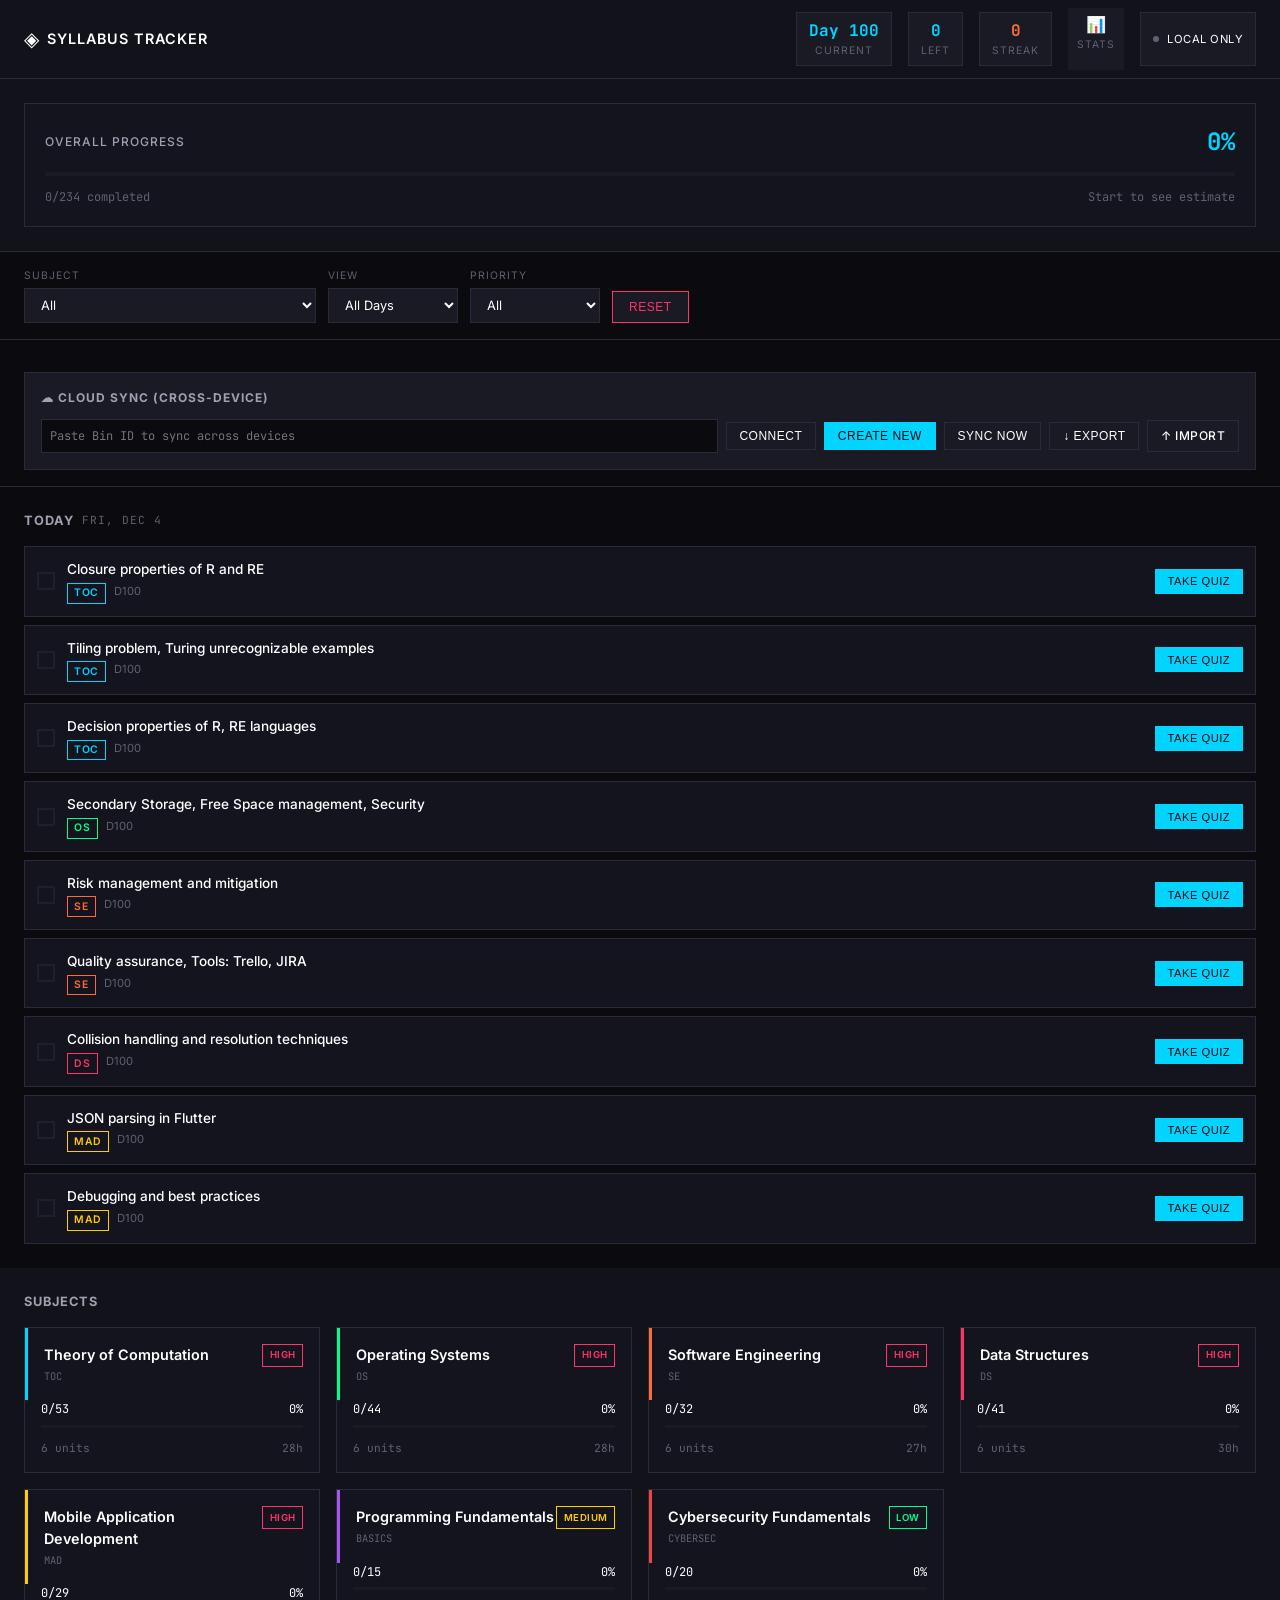
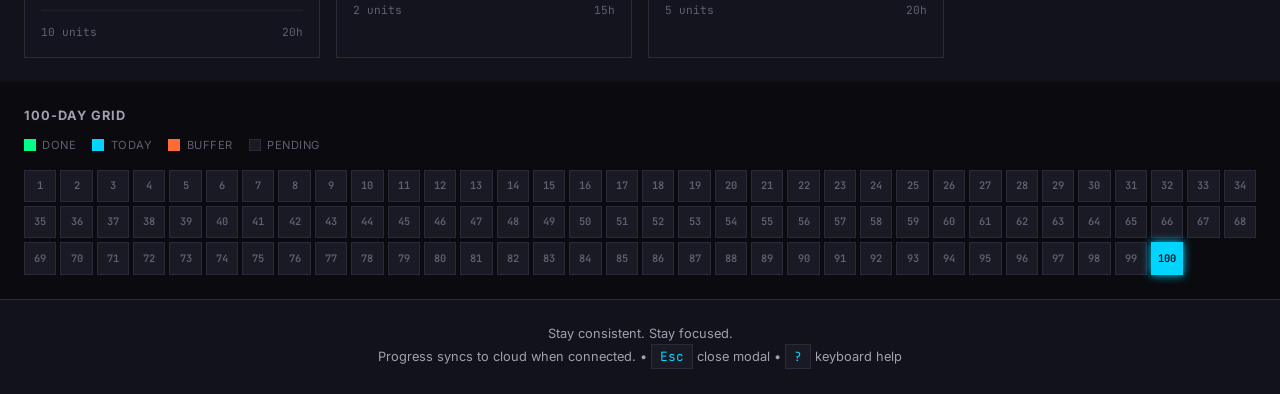
<file: index.html>
<!DOCTYPE html>
<html lang="en">
<head>
    <meta charset="UTF-8">
    <meta name="viewport" content="width=device-width, initial-scale=1.0">
    <meta name="theme-color" content="#0a0a0f">
    <meta name="description" content="100-Day Syllabus Tracker - Track your college syllabus completion">
    <meta name="apple-mobile-web-app-capable" content="yes">
    <meta name="apple-mobile-web-app-status-bar-style" content="black-translucent">
    <title>SYLLABUS // 100 DAYS</title>
    <link rel="icon" type="image/svg+xml" href="favicon.svg">
    <link rel="apple-touch-icon" href="favicon.svg">
    <link rel="stylesheet" href="css/style.css?v=20260107">
    <link rel="preconnect" href="https://fonts.googleapis.com">
    <link rel="preconnect" href="https://fonts.gstatic.com" crossorigin>
    <link href="https://fonts.googleapis.com/css2?family=Inter:wght@400;500;600;700&family=JetBrains+Mono:wght@400;500;600&display=swap" rel="stylesheet">
</head>
<body>
    <!-- Header -->
    <header class="header">
        <div class="container">
            <div class="header-content">
                <div class="logo">
                    <span class="logo-icon">◈</span>
                    <h1>SYLLABUS TRACKER</h1>
                </div>
                <div class="header-stats">
                    <div class="stat-item">
                        <span class="stat-value" id="currentDay">D01</span>
                        <span class="stat-label">Current</span>
                    </div>
                    <div class="stat-item">
                        <span class="stat-value" id="daysLeft">100</span>
                        <span class="stat-label">Left</span>
                    </div>
                    <div class="stat-item streak">
                        <span class="stat-value" id="streakCount">0🔥</span>
                        <span class="stat-label">Streak</span>
                    </div>
                    <div class="stat-item analytics-btn" onclick="openAnalyticsModal()" title="View Analytics (A)">
                        <span class="stat-value">📊</span>
                        <span class="stat-label">Stats</span>
                    </div>
                    <div class="sync-status">
                        <span class="sync-indicator" id="syncIndicator"></span>
                        <span id="syncText">Local</span>
                    </div>
                </div>
            </div>
        </div>
    </header>

    <!-- Progress Overview -->
    <section class="progress-section">
        <div class="container">
            <div class="overall-progress">
                <div class="progress-header">
                    <h2>OVERALL PROGRESS</h2>
                    <span class="progress-percentage" id="overallPercentage">0%</span>
                </div>
                <div class="progress-bar-container">
                    <div class="progress-bar" id="overallProgressBar"></div>
                </div>
                <div class="progress-stats">
                    <span><span id="completedTopics">0</span>/<span id="totalTopics">0</span> completed</span>
                    <span id="estimatedCompletion"></span>
                </div>
            </div>
        </div>
    </section>

    <!-- Filters and Controls -->
    <section class="controls-section">
        <div class="container">
            <div class="controls-wrapper">
                <div class="filter-group">
                    <label>Subject</label>
                    <select id="subjectFilter">
                        <option value="all">All</option>
                    </select>
                </div>
                <div class="filter-group">
                    <label>View</label>
                    <select id="dayFilter">
                        <option value="all">All Days</option>
                        <option value="today">Today</option>
                        <option value="week">This Week</option>
                        <option value="pending">Pending</option>
                        <option value="completed">Completed</option>
                    </select>
                </div>
                <div class="filter-group">
                    <label>Priority</label>
                    <select id="priorityFilter">
                        <option value="all">All</option>
                        <option value="high">High</option>
                        <option value="medium">Medium</option>
                        <option value="low">Low</option>
                    </select>
                </div>
                <button class="btn btn-danger" id="resetProgress">Reset</button>
            </div>
        </div>
    </section>

    <!-- Cloud Sync Section -->
    <section class="controls-section">
        <div class="container">
            <div class="sync-section">
                <h3>☁ Cloud Sync (Cross-Device)</h3>
                <div class="sync-controls">
                    <input type="text" id="binIdInput" class="sync-input" placeholder="Paste Bin ID to sync across devices">
                    <button class="btn" id="connectBinBtn">Connect</button>
                    <button class="btn btn-primary" id="createBinBtn">Create New</button>
                    <button class="btn" id="syncNowBtn">Sync Now</button>
                    <button class="btn" id="exportBtn">↓ Export</button>
                    <label class="btn" style="cursor:pointer">↑ Import<input type="file" id="importFile" accept=".json" style="display:none"></label>
                </div>
            </div>
        </div>
    </section>

    <!-- Today's Focus -->
    <section class="today-section" id="todaySection">
        <div class="container">
            <h2>TODAY <span class="today-date" id="todayDate"></span></h2>
            <div class="today-topics" id="todayTopics"></div>
        </div>
    </section>

    <!-- Subject Cards -->
    <section class="subjects-section">
        <div class="container">
            <h2>SUBJECTS</h2>
            <div class="subject-cards" id="subjectCards"></div>
        </div>
    </section>

    <!-- Modal -->
    <div class="modal" id="subjectModal">
        <div class="modal-content">
            <div class="modal-header">
                <h2 id="modalTitle">Subject</h2>
                <button class="modal-close" id="modalClose">×</button>
            </div>
            <div class="modal-body" id="modalBody"></div>
        </div>
    </div>

    <!-- Schedule Grid -->
    <section class="schedule-section">
        <div class="container">
            <h2>100-DAY GRID</h2>
            <div class="schedule-legend">
                <span class="legend-item"><span class="legend-color completed"></span> Done</span>
                <span class="legend-item"><span class="legend-color current"></span> Today</span>
                <span class="legend-item"><span class="legend-color buffer"></span> Buffer</span>
                <span class="legend-item"><span class="legend-color pending"></span> Pending</span>
            </div>
            <div class="schedule-grid" id="scheduleGrid"></div>
        </div>
    </section>

    <!-- Footer -->
    <footer class="footer">
        <div class="container">
            <p>Stay consistent. Stay focused.</p>
            <p class="footer-note">Progress syncs to cloud when connected. • <kbd>Esc</kbd> close modal • <kbd>?</kbd> keyboard help</p>
        </div>
    </footer>

    <!-- Keyboard shortcuts modal -->
    <div class="modal" id="helpModal">
        <div class="modal-content" style="max-width: 400px;">
            <div class="modal-header">
                <h2>Keyboard Shortcuts</h2>
                <button class="modal-close" onclick="document.getElementById('helpModal').classList.remove('active')">×</button>
            </div>
            <div class="modal-body">
                <div style="display:grid;gap:0.5rem;">
                    <div style="display:flex;justify-content:space-between;"><kbd>Esc</kbd> <span>Close modal</span></div>
                    <div style="display:flex;justify-content:space-between;"><kbd>?</kbd> <span>Show this help</span></div>
                    <div style="display:flex;justify-content:space-between;"><kbd>S</kbd> <span>Sync now</span></div>
                    <div style="display:flex;justify-content:space-between;"><kbd>E</kbd> <span>Export data</span></div>
                    <div style="display:flex;justify-content:space-between;"><kbd>A</kbd> <span>Open analytics</span></div>
                    <div style="font-size:0.75rem;color:var(--text-muted);margin-top:0.5rem;padding-top:0.5rem;border-top:1px solid var(--border-color);">During Quiz:</div>
                    <div style="display:flex;justify-content:space-between;"><kbd>1-4</kbd> <span>Select answer</span></div>
                    <div style="display:flex;justify-content:space-between;"><kbd>Enter</kbd> <span>Submit answer</span></div>
                </div>
            </div>
        </div>
    </div>

    <!-- Quiz Modal -->
    <div class="modal" id="quizModal">
        <div class="modal-content quiz-modal-content">
            <div class="modal-header">
                <h2 id="quizModalTitle">Topic Quiz</h2>
                <button class="modal-close" id="quizModalClose">×</button>
            </div>
            <div class="modal-body" id="quizModalBody">
                <!-- Quiz content rendered dynamically -->
            </div>
        </div>
    </div>

    <!-- Topic Details Modal -->
    <div class="modal" id="topicModal">
        <div class="modal-content topic-modal-content">
            <div class="modal-header">
                <h2 id="topicModalTitle">Topic Details</h2>
                <button class="modal-close" id="topicModalClose">×</button>
            </div>
            <div class="modal-body" id="topicModalBody">
                <!-- Topic details rendered dynamically -->
            </div>
        </div>
    </div>

    <!-- Analytics Modal -->
    <div class="modal" id="analyticsModal">
        <div class="modal-content analytics-modal-content">
            <div class="modal-header">
                <h2>📊 Performance Analytics</h2>
                <button class="modal-close" onclick="closeAnalyticsModal()">×</button>
            </div>
            <div class="modal-body" id="analyticsModalBody">
                <!-- Analytics rendered dynamically -->
            </div>
        </div>
    </div>

    <script src="js/app.js?v=20260107"></script>
</body>
</html>
</file>
<file: css/style.css>
/* ===== CSS Variables - Sharp Dark Professional Theme ===== */
:root {
    --primary: #00d4ff;
    --primary-dim: #0099cc;
    --secondary: #00ff88;
    --accent: #ff6b35;
    --danger: #ff3366;
    --success: #00ff88;
    --warning: #ffcc00;
    
    --bg-primary: #0a0a0f;
    --bg-secondary: #12121a;
    --bg-tertiary: #1a1a25;
    --bg-card: #14141f;
    --bg-hover: #1e1e2d;
    
    --text-primary: #ffffff;
    --text-secondary: #a0a0b0;
    --text-muted: #606070;
    
    --border-color: #2a2a3a;
    --border-accent: #00d4ff33;
    
    --shadow: 0 2px 8px rgba(0, 0, 0, 0.5);
    --shadow-lg: 0 8px 24px rgba(0, 0, 0, 0.6);
    --glow: 0 0 20px rgba(0, 212, 255, 0.15);
    
    --radius: 2px;
    --radius-sm: 1px;
    --radius-lg: 4px;
    
    --transition: all 0.15s ease;
    --font-mono: 'JetBrains Mono', 'Fira Code', monospace;
}

/* ===== Reset & Base ===== */
* {
    margin: 0;
    padding: 0;
    box-sizing: border-box;
}

html {
    scroll-behavior: smooth;
}

body {
    font-family: 'Inter', -apple-system, BlinkMacSystemFont, sans-serif;
    background: var(--bg-primary);
    color: var(--text-primary);
    line-height: 1.5;
    min-height: 100vh;
    font-size: 14px;
}

.container {
    max-width: 1400px;
    margin: 0 auto;
    padding: 0 1.5rem;
}

/* ===== Header ===== */
.header {
    background: var(--bg-secondary);
    border-bottom: 1px solid var(--border-color);
    padding: 0.75rem 0;
    position: sticky;
    top: 0;
    z-index: 100;
}

.header-content {
    display: flex;
    justify-content: space-between;
    align-items: center;
    flex-wrap: wrap;
    gap: 1rem;
}

.logo {
    display: flex;
    align-items: center;
    gap: 0.5rem;
}

.logo-icon {
    font-size: 1.25rem;
}

.logo h1 {
    font-size: 0.9rem;
    font-weight: 600;
    color: var(--text-primary);
    text-transform: uppercase;
    letter-spacing: 1px;
}

.header-stats {
    display: flex;
    gap: 1rem;
}

.stat-item {
    display: flex;
    flex-direction: column;
    align-items: center;
    padding: 0.4rem 0.75rem;
    background: var(--bg-tertiary);
    border: 1px solid var(--border-color);
}

.stat-value {
    font-size: 1rem;
    font-weight: 700;
    color: var(--primary);
    font-family: var(--font-mono);
}

.stat-label {
    font-size: 0.65rem;
    color: var(--text-muted);
    text-transform: uppercase;
    letter-spacing: 1px;
}

/* ===== Sync Status ===== */
.sync-status {
    display: flex;
    align-items: center;
    gap: 0.5rem;
    padding: 0.4rem 0.75rem;
    background: var(--bg-tertiary);
    border: 1px solid var(--border-color);
    font-size: 0.7rem;
    text-transform: uppercase;
    letter-spacing: 0.5px;
}

.sync-indicator {
    width: 6px;
    height: 6px;
    border-radius: 50%;
    background: var(--text-muted);
}

.sync-indicator.synced {
    background: var(--success);
    box-shadow: 0 0 6px var(--success);
}

.sync-indicator.syncing {
    background: var(--warning);
    animation: pulse 1s infinite;
}

.sync-indicator.error {
    background: var(--danger);
}

@keyframes pulse {
    0%, 100% { opacity: 1; }
    50% { opacity: 0.4; }
}

/* ===== Progress Section ===== */
.progress-section {
    padding: 1.5rem 0;
    background: var(--bg-secondary);
    border-bottom: 1px solid var(--border-color);
}

.overall-progress {
    background: var(--bg-card);
    padding: 1.25rem;
    border: 1px solid var(--border-color);
}

.progress-header {
    display: flex;
    justify-content: space-between;
    align-items: center;
    margin-bottom: 0.75rem;
}

.progress-header h2 {
    font-size: 0.75rem;
    font-weight: 500;
    text-transform: uppercase;
    letter-spacing: 1px;
    color: var(--text-secondary);
}

.progress-percentage {
    font-size: 1.5rem;
    font-weight: 700;
    color: var(--primary);
    font-family: var(--font-mono);
}

.progress-bar-container {
    height: 4px;
    background: var(--bg-tertiary);
    overflow: hidden;
    margin-bottom: 0.75rem;
}

.progress-bar {
    height: 100%;
    background: var(--primary);
    transition: width 0.3s ease;
    width: 0%;
}

.progress-stats {
    display: flex;
    justify-content: space-between;
    flex-wrap: wrap;
    gap: 0.5rem;
    font-size: 0.75rem;
    color: var(--text-muted);
    font-family: var(--font-mono);
}

/* ===== Controls Section ===== */
.controls-section {
    padding: 1rem 0;
    background: var(--bg-primary);
    border-bottom: 1px solid var(--border-color);
}

.controls-wrapper {
    display: flex;
    flex-wrap: wrap;
    gap: 0.75rem;
    align-items: flex-end;
}

.filter-group {
    display: flex;
    flex-direction: column;
    gap: 0.25rem;
}

.filter-group label {
    font-size: 0.65rem;
    color: var(--text-muted);
    text-transform: uppercase;
    letter-spacing: 1px;
}

.filter-group select {
    padding: 0.5rem 0.75rem;
    border: 1px solid var(--border-color);
    background: var(--bg-tertiary);
    color: var(--text-primary);
    font-size: 0.8rem;
    cursor: pointer;
    min-width: 130px;
    font-family: inherit;
}

.filter-group select:focus {
    outline: none;
    border-color: var(--primary);
}

.btn {
    padding: 0.5rem 1rem;
    border: 1px solid var(--border-color);
    font-size: 0.75rem;
    font-weight: 500;
    cursor: pointer;
    transition: var(--transition);
    text-transform: uppercase;
    letter-spacing: 0.5px;
    background: var(--bg-tertiary);
    color: var(--text-primary);
}

.btn:hover {
    background: var(--bg-hover);
    border-color: var(--primary);
}

.btn-primary {
    background: var(--primary);
    color: var(--bg-primary);
    border-color: var(--primary);
}

.btn-primary:hover {
    background: var(--primary-dim);
}

.btn-danger {
    border-color: var(--danger);
    color: var(--danger);
}

.btn-danger:hover {
    background: var(--danger);
    color: white;
}

/* ===== Today Section ===== */
.today-section {
    padding: 1.5rem 0;
}

.today-section h2 {
    font-size: 0.8rem;
    margin-bottom: 1rem;
    display: flex;
    align-items: center;
    gap: 0.5rem;
    text-transform: uppercase;
    letter-spacing: 1px;
    color: var(--text-secondary);
}

.today-date {
    font-size: 0.7rem;
    color: var(--text-muted);
    font-weight: 400;
    font-family: var(--font-mono);
}

.today-topics {
    display: grid;
    gap: 0.5rem;
}

.today-topic-card {
    display: flex;
    align-items: center;
    gap: 0.75rem;
    padding: 0.75rem;
    background: var(--bg-card);
    border: 1px solid var(--border-color);
    transition: var(--transition);
}

.today-topic-card:hover {
    border-color: var(--primary);
    background: var(--bg-hover);
}

.today-topic-card.completed {
    opacity: 0.5;
}

.topic-checkbox {
    width: 18px;
    height: 18px;
    border: 2px solid var(--border-color);
    cursor: pointer;
    display: flex;
    align-items: center;
    justify-content: center;
    transition: var(--transition);
    flex-shrink: 0;
}

.topic-checkbox:hover {
    border-color: var(--primary);
}

.topic-checkbox.checked {
    background: var(--success);
    border-color: var(--success);
}

.topic-checkbox.checked::after {
    content: '✓';
    color: var(--bg-primary);
    font-weight: bold;
    font-size: 11px;
}

.topic-info {
    flex: 1;
    min-width: 0;
}

.topic-name {
    font-size: 0.85rem;
    font-weight: 500;
    margin-bottom: 0.2rem;
    white-space: nowrap;
    overflow: hidden;
    text-overflow: ellipsis;
}

.topic-meta {
    display: flex;
    gap: 0.5rem;
    font-size: 0.7rem;
    color: var(--text-muted);
    flex-wrap: wrap;
}

.topic-subject {
    padding: 0.1rem 0.4rem;
    border: 1px solid;
    font-weight: 600;
    font-size: 0.65rem;
    text-transform: uppercase;
    letter-spacing: 0.5px;
}

/* ===== Subject Cards ===== */
.subjects-section {
    padding: 1.5rem 0;
    background: var(--bg-secondary);
}

.subjects-section h2 {
    font-size: 0.8rem;
    margin-bottom: 1rem;
    text-transform: uppercase;
    letter-spacing: 1px;
    color: var(--text-secondary);
}

.subject-cards {
    display: grid;
    grid-template-columns: repeat(auto-fill, minmax(280px, 1fr));
    gap: 1rem;
}

.subject-card {
    background: var(--bg-card);
    border: 1px solid var(--border-color);
    overflow: hidden;
    cursor: pointer;
    transition: var(--transition);
}

.subject-card:hover {
    border-color: var(--primary);
    box-shadow: var(--glow);
}

.subject-card-header {
    padding: 1rem;
    border-left: 3px solid;
    display: flex;
    justify-content: space-between;
    align-items: flex-start;
}

.subject-name {
    font-size: 0.9rem;
    font-weight: 600;
    margin-bottom: 0.2rem;
}

.subject-short {
    font-size: 0.65rem;
    color: var(--text-muted);
    font-family: var(--font-mono);
    text-transform: uppercase;
}

.subject-priority {
    padding: 0.2rem 0.4rem;
    font-size: 0.6rem;
    font-weight: 600;
    text-transform: uppercase;
    letter-spacing: 0.5px;
    border: 1px solid;
}

.priority-high {
    border-color: var(--danger);
    color: var(--danger);
}

.priority-medium {
    border-color: var(--warning);
    color: var(--warning);
}

.priority-low {
    border-color: var(--success);
    color: var(--success);
}

.subject-card-body {
    padding: 1rem;
    padding-top: 0;
}

.subject-progress {
    margin-bottom: 0.75rem;
}

.subject-progress-header {
    display: flex;
    justify-content: space-between;
    margin-bottom: 0.4rem;
    font-size: 0.75rem;
    font-family: var(--font-mono);
}

.subject-progress-bar {
    height: 3px;
    background: var(--bg-tertiary);
    overflow: hidden;
}

.subject-progress-fill {
    height: 100%;
    transition: width 0.3s ease;
}

.subject-stats {
    display: flex;
    justify-content: space-between;
    font-size: 0.7rem;
    color: var(--text-muted);
    font-family: var(--font-mono);
}

/* ===== Modal ===== */
.modal {
    display: none;
    position: fixed;
    top: 0;
    left: 0;
    width: 100%;
    height: 100%;
    background: rgba(0, 0, 0, 0.9);
    z-index: 1000;
    align-items: center;
    justify-content: center;
    padding: 1rem;
}

.modal.active {
    display: flex;
}

.modal-content {
    background: var(--bg-card);
    border: 1px solid var(--border-color);
    width: 100%;
    max-width: 700px;
    max-height: 85vh;
    overflow: hidden;
    display: flex;
    flex-direction: column;
}

.modal-header {
    display: flex;
    justify-content: space-between;
    align-items: center;
    padding: 1rem;
    border-bottom: 1px solid var(--border-color);
}

.modal-header h2 {
    font-size: 1rem;
    text-transform: uppercase;
    letter-spacing: 1px;
}

.modal-close {
    width: 28px;
    height: 28px;
    border: 1px solid var(--border-color);
    background: transparent;
    color: var(--text-primary);
    font-size: 1.25rem;
    cursor: pointer;
    display: flex;
    align-items: center;
    justify-content: center;
    transition: var(--transition);
}

.modal-close:hover {
    background: var(--danger);
    border-color: var(--danger);
}

.modal-body {
    padding: 1rem;
    overflow-y: auto;
}

.unit-section {
    margin-bottom: 1rem;
}

.unit-header {
    display: flex;
    justify-content: space-between;
    align-items: center;
    padding: 0.6rem;
    background: var(--bg-tertiary);
    border: 1px solid var(--border-color);
    margin-bottom: 0.5rem;
    cursor: pointer;
}

.unit-name {
    font-weight: 600;
    font-size: 0.8rem;
}

.unit-progress {
    font-size: 0.7rem;
    color: var(--text-muted);
    font-family: var(--font-mono);
}

.unit-topics {
    display: grid;
    gap: 0.35rem;
    padding-left: 0.5rem;
    border-left: 1px solid var(--border-color);
    margin-left: 0.5rem;
}

.unit-topic {
    display: flex;
    align-items: center;
    gap: 0.5rem;
    padding: 0.5rem;
    background: var(--bg-secondary);
    border: 1px solid var(--border-color);
    transition: var(--transition);
}

.unit-topic:hover {
    border-color: var(--primary);
}

.unit-topic.completed {
    opacity: 0.5;
}

.unit-topic .topic-checkbox {
    width: 16px;
    height: 16px;
}

.unit-topic .topic-name {
    font-size: 0.8rem;
    margin-bottom: 0;
}

.topic-day {
    font-size: 0.65rem;
    color: var(--text-muted);
    margin-left: auto;
    font-family: var(--font-mono);
}

/* ===== Schedule Grid ===== */
.schedule-section {
    padding: 1.5rem 0;
}

.schedule-section h2 {
    font-size: 0.8rem;
    margin-bottom: 0.75rem;
    text-transform: uppercase;
    letter-spacing: 1px;
    color: var(--text-secondary);
}

.schedule-legend {
    display: flex;
    flex-wrap: wrap;
    gap: 1rem;
    margin-bottom: 1rem;
    font-size: 0.7rem;
    text-transform: uppercase;
    letter-spacing: 0.5px;
}

.legend-item {
    display: flex;
    align-items: center;
    gap: 0.4rem;
    color: var(--text-muted);
}

.legend-color {
    width: 12px;
    height: 12px;
}

.legend-color.completed { background: var(--success); }
.legend-color.current { background: var(--primary); }
.legend-color.buffer { background: var(--accent); }
.legend-color.pending { background: var(--bg-tertiary); border: 1px solid var(--border-color); }

.schedule-grid {
    display: grid;
    grid-template-columns: repeat(auto-fill, minmax(32px, 1fr));
    gap: 4px;
}

.schedule-day {
    aspect-ratio: 1;
    display: flex;
    align-items: center;
    justify-content: center;
    font-size: 0.65rem;
    font-weight: 600;
    cursor: pointer;
    transition: var(--transition);
    background: var(--bg-tertiary);
    color: var(--text-muted);
    font-family: var(--font-mono);
    border: 1px solid var(--border-color);
}

.schedule-day:hover {
    border-color: var(--primary);
    color: var(--text-primary);
}

.schedule-day.completed {
    background: var(--success);
    color: var(--bg-primary);
    border-color: var(--success);
}

.schedule-day.current {
    background: var(--primary);
    color: var(--bg-primary);
    border-color: var(--primary);
    box-shadow: 0 0 10px var(--primary);
}

.schedule-day.buffer {
    background: var(--accent);
    color: var(--bg-primary);
    border-color: var(--accent);
}

.schedule-day.partial {
    background: linear-gradient(135deg, var(--success) 50%, var(--bg-tertiary) 50%);
    border-color: var(--success);
}

/* ===== Footer ===== */
.footer {
    padding: 1.5rem 0;
    text-align: center;
    background: var(--bg-secondary);
    border-top: 1px solid var(--border-color);
}

.footer p {
    margin-bottom: 0.25rem;
    font-size: 0.8rem;
    color: var(--text-secondary);
}

.footer-note {
    font-size: 0.7rem;
    color: var(--text-muted);
}

/* ===== Cloud Sync Section ===== */
.sync-section {
    padding: 1rem;
    background: var(--bg-tertiary);
    border: 1px solid var(--border-color);
    margin-top: 1rem;
}

.sync-section h3 {
    font-size: 0.75rem;
    text-transform: uppercase;
    letter-spacing: 1px;
    margin-bottom: 0.75rem;
    color: var(--text-secondary);
}

.sync-controls {
    display: flex;
    flex-wrap: wrap;
    gap: 0.5rem;
    align-items: center;
}

.sync-input {
    flex: 1;
    min-width: 200px;
    padding: 0.5rem;
    background: var(--bg-primary);
    border: 1px solid var(--border-color);
    color: var(--text-primary);
    font-size: 0.75rem;
    font-family: var(--font-mono);
}

.sync-input:focus {
    outline: none;
    border-color: var(--primary);
}

/* ===== Empty State ===== */
.empty-state {
    text-align: center;
    padding: 2rem;
    color: var(--text-muted);
}

.empty-state-icon {
    font-size: 2rem;
    margin-bottom: 0.5rem;
    opacity: 0.5;
}

/* ===== Responsive ===== */
@media (max-width: 768px) {
    body { font-size: 13px; }
    
    .header-content {
        flex-direction: column;
        text-align: center;
    }
    
    .header-stats {
        width: 100%;
        justify-content: center;
    }
    
    .controls-wrapper {
        flex-direction: column;
    }
    
    .filter-group, .filter-group select, .btn {
        width: 100%;
    }
    
    .subject-cards {
        grid-template-columns: 1fr;
    }
    
    .schedule-grid {
        grid-template-columns: repeat(10, 1fr);
    }
    
    .progress-stats {
        flex-direction: column;
        text-align: center;
    }
    
    .today-topic-card {
        flex-direction: column;
        align-items: flex-start;
    }
    
    .topic-name {
        white-space: normal;
    }
}

@media (max-width: 480px) {
    .schedule-grid {
        grid-template-columns: repeat(7, 1fr);
    }
    
    .schedule-day {
        font-size: 0.6rem;
    }
}

/* ===== Scrollbar ===== */
::-webkit-scrollbar {
    width: 6px;
    height: 6px;
}

::-webkit-scrollbar-track {
    background: var(--bg-tertiary);
}

::-webkit-scrollbar-thumb {
    background: var(--border-color);
}

::-webkit-scrollbar-thumb:hover {
    background: var(--primary);
}

/* ===== Streak Counter ===== */
.stat-item.streak .stat-value {
    color: #ff6b35;
    animation: pulse-fire 2s ease-in-out infinite;
}

@keyframes pulse-fire {
    0%, 100% { opacity: 1; }
    50% { opacity: 0.7; }
}

/* ===== Export/Import Buttons ===== */
.sync-section .btn {
    font-size: 0.75rem;
    padding: 0.4rem 0.8rem;
}

#exportBtn {
    background: var(--bg-tertiary);
    border: 1px solid var(--border-color);
}

#exportBtn:hover {
    border-color: var(--primary);
    color: var(--primary);
}

.import-label {
    display: inline-block;
    padding: 0.4rem 0.8rem;
    font-size: 0.75rem;
    background: var(--bg-tertiary);
    border: 1px solid var(--border-color);
    color: var(--text-secondary);
    cursor: pointer;
    transition: all 0.2s ease;
}

.import-label:hover {
    border-color: var(--primary);
    color: var(--primary);
}

#importFile {
    display: none;
}

/* ===== Keyboard Shortcuts Modal ===== */
.help-modal {
    display: none;
    position: fixed;
    inset: 0;
    background: rgba(0, 0, 0, 0.8);
    z-index: 1001;
    align-items: center;
    justify-content: center;
    backdrop-filter: blur(4px);
}

.help-modal.active {
    display: flex;
}

.help-modal-content {
    background: var(--bg-secondary);
    border: 1px solid var(--border-color);
    padding: 2rem;
    max-width: 400px;
    width: 90%;
}

.help-modal-content h3 {
    margin-bottom: 1.5rem;
    color: var(--text-primary);
    font-size: 1.2rem;
}

.shortcut-list {
    list-style: none;
}

.shortcut-list li {
    display: flex;
    justify-content: space-between;
    padding: 0.5rem 0;
    border-bottom: 1px solid var(--border-color);
}

.shortcut-list li:last-child {
    border-bottom: none;
}

kbd {
    background: var(--bg-tertiary);
    border: 1px solid var(--border-color);
    padding: 0.2rem 0.5rem;
    font-family: 'JetBrains Mono', monospace;
    font-size: 0.8rem;
    color: var(--primary);
}

.footer-hint {
    margin-top: 1rem;
    padding-top: 1rem;
    border-top: 1px solid var(--border-color);
    text-align: center;
    font-size: 0.7rem;
    color: var(--text-muted);
}

.footer-hint kbd {
    font-size: 0.65rem;
}

/* ===== Quiz Modal Styles ===== */
.quiz-modal-content {
    max-width: 800px;
}

.topic-modal-content {
    max-width: 600px;
}

.quiz-header {
    display: flex;
    justify-content: space-between;
    align-items: center;
    padding: 1rem;
    background: var(--bg-tertiary);
    border: 1px solid var(--border-color);
    margin-bottom: 1rem;
}

.quiz-progress {
    display: flex;
    align-items: center;
    gap: 1rem;
}

.quiz-progress-text {
    font-family: var(--font-mono);
    font-size: 0.85rem;
    color: var(--text-secondary);
}

.quiz-score {
    display: flex;
    gap: 0.5rem;
}

.quiz-score-correct {
    color: var(--success);
    font-weight: 600;
    font-family: var(--font-mono);
}

.quiz-score-wrong {
    color: var(--danger);
    font-weight: 600;
    font-family: var(--font-mono);
}

.quiz-progress-bar {
    flex: 1;
    height: 4px;
    background: var(--bg-primary);
    overflow: hidden;
}

.quiz-progress-fill {
    height: 100%;
    background: var(--primary);
    transition: width 0.3s ease;
}

.quiz-question-container {
    background: var(--bg-secondary);
    border: 1px solid var(--border-color);
    padding: 1.5rem;
    margin-bottom: 1rem;
}

.quiz-difficulty {
    display: inline-block;
    padding: 0.2rem 0.6rem;
    font-size: 0.65rem;
    text-transform: uppercase;
    letter-spacing: 1px;
    border: 1px solid;
    margin-bottom: 1rem;
}

.quiz-difficulty.easy {
    color: var(--success);
    border-color: var(--success);
}

.quiz-difficulty.medium {
    color: var(--warning);
    border-color: var(--warning);
}

.quiz-difficulty.hard {
    color: var(--danger);
    border-color: var(--danger);
}

.quiz-question-text {
    font-size: 1.1rem;
    font-weight: 500;
    line-height: 1.6;
    color: var(--text-primary);
    margin-bottom: 1.5rem;
}

.quiz-options {
    display: grid;
    gap: 0.75rem;
}

.quiz-option {
    padding: 1rem;
    background: var(--bg-card);
    border: 1px solid var(--border-color);
    cursor: pointer;
    transition: var(--transition);
    display: flex;
    align-items: center;
    gap: 0.75rem;
}

.quiz-option:hover:not(.disabled) {
    border-color: var(--primary);
    background: var(--bg-hover);
}

.quiz-option.selected {
    border-color: var(--primary);
    background: rgba(0, 212, 255, 0.1);
}

.quiz-option.correct {
    border-color: var(--success);
    background: rgba(0, 255, 136, 0.1);
}

.quiz-option.wrong {
    border-color: var(--danger);
    background: rgba(255, 51, 102, 0.1);
}

.quiz-option.disabled {
    cursor: not-allowed;
    opacity: 0.7;
}

.quiz-option-marker {
    width: 24px;
    height: 24px;
    border: 2px solid var(--border-color);
    display: flex;
    align-items: center;
    justify-content: center;
    font-weight: 600;
    font-size: 0.75rem;
    flex-shrink: 0;
}

.quiz-option.selected .quiz-option-marker {
    border-color: var(--primary);
    color: var(--primary);
}

.quiz-option.correct .quiz-option-marker {
    border-color: var(--success);
    background: var(--success);
    color: var(--bg-primary);
}

.quiz-option.wrong .quiz-option-marker {
    border-color: var(--danger);
    background: var(--danger);
    color: white;
}

.quiz-option-text {
    flex: 1;
}

.quiz-actions {
    display: flex;
    justify-content: space-between;
    align-items: center;
    gap: 1rem;
    padding-top: 1rem;
}

.quiz-btn {
    padding: 0.75rem 1.5rem;
    font-size: 0.85rem;
    font-weight: 600;
    text-transform: uppercase;
    letter-spacing: 1px;
    border: 1px solid var(--border-color);
    background: var(--bg-tertiary);
    color: var(--text-primary);
    cursor: pointer;
    transition: var(--transition);
}

.quiz-btn:hover {
    border-color: var(--primary);
}

.quiz-btn.primary {
    background: var(--primary);
    color: var(--bg-primary);
    border-color: var(--primary);
}

.quiz-btn.primary:hover {
    background: var(--primary-dim);
}

.quiz-btn:disabled {
    opacity: 0.5;
    cursor: not-allowed;
}

/* Quiz Results */
.quiz-results {
    text-align: center;
    padding: 2rem;
}

.quiz-results-icon {
    font-size: 4rem;
    margin-bottom: 1rem;
}

.quiz-results-icon.success {
    color: var(--success);
}

.quiz-results-icon.fail {
    color: var(--danger);
}

.quiz-results-title {
    font-size: 1.5rem;
    font-weight: 700;
    margin-bottom: 0.5rem;
}

.quiz-results-score {
    font-size: 2rem;
    font-weight: 700;
    font-family: var(--font-mono);
    margin-bottom: 1rem;
}

.quiz-results-score.pass {
    color: var(--success);
}

.quiz-results-score.fail {
    color: var(--danger);
}

.quiz-results-message {
    color: var(--text-secondary);
    margin-bottom: 2rem;
    line-height: 1.6;
}

.quiz-results-actions {
    display: flex;
    gap: 1rem;
    justify-content: center;
}

/* Subtopics Display */
.subtopics-section {
    background: var(--bg-tertiary);
    border: 1px solid var(--border-color);
    padding: 1rem;
    margin-bottom: 1.5rem;
}

.subtopics-title {
    font-size: 0.75rem;
    text-transform: uppercase;
    letter-spacing: 1px;
    color: var(--text-secondary);
    margin-bottom: 0.75rem;
}

.subtopics-list {
    display: grid;
    gap: 0.5rem;
}

.subtopic-item {
    display: flex;
    align-items: center;
    gap: 0.5rem;
    padding: 0.5rem;
    background: var(--bg-card);
    border: 1px solid var(--border-color);
    font-size: 0.85rem;
}

.subtopic-bullet {
    width: 6px;
    height: 6px;
    background: var(--primary);
    flex-shrink: 0;
}

/* Topic Details Modal */
.topic-details-header {
    display: flex;
    justify-content: space-between;
    align-items: flex-start;
    margin-bottom: 1.5rem;
}

.topic-details-info h3 {
    font-size: 1.1rem;
    font-weight: 600;
    margin-bottom: 0.5rem;
}

.topic-details-meta {
    display: flex;
    gap: 0.75rem;
    flex-wrap: wrap;
}

.topic-details-badge {
    padding: 0.25rem 0.6rem;
    font-size: 0.7rem;
    text-transform: uppercase;
    border: 1px solid;
}

.topic-details-status {
    padding: 0.5rem 1rem;
    font-size: 0.8rem;
    font-weight: 600;
    text-transform: uppercase;
}

.topic-details-status.completed {
    background: var(--success);
    color: var(--bg-primary);
}

.topic-details-status.pending {
    background: var(--bg-tertiary);
    border: 1px solid var(--border-color);
    color: var(--text-secondary);
}

.topic-quiz-section {
    background: var(--bg-secondary);
    border: 1px solid var(--border-color);
    padding: 1.5rem;
    text-align: center;
}

.topic-quiz-info {
    margin-bottom: 1rem;
}

.topic-quiz-info h4 {
    font-size: 0.9rem;
    margin-bottom: 0.5rem;
}

.topic-quiz-info p {
    font-size: 0.8rem;
    color: var(--text-secondary);
    line-height: 1.5;
}

.quiz-requirement {
    background: var(--bg-card);
    border: 1px solid var(--border-color);
    padding: 0.75rem;
    margin-bottom: 1rem;
    font-size: 0.8rem;
}

.quiz-requirement strong {
    color: var(--primary);
}

/* Start Quiz Button */
.start-quiz-btn {
    padding: 1rem 2rem;
    font-size: 1rem;
    font-weight: 700;
    text-transform: uppercase;
    letter-spacing: 2px;
    background: var(--primary);
    color: var(--bg-primary);
    border: none;
    cursor: pointer;
    transition: var(--transition);
}

.start-quiz-btn:hover {
    background: var(--primary-dim);
    transform: scale(1.02);
}

.start-quiz-btn:disabled {
    opacity: 0.5;
    cursor: not-allowed;
    transform: none;
}

/* Quiz attempt history */
.quiz-history {
    margin-top: 1rem;
    padding-top: 1rem;
    border-top: 1px solid var(--border-color);
}

.quiz-history-title {
    font-size: 0.7rem;
    text-transform: uppercase;
    letter-spacing: 1px;
    color: var(--text-muted);
    margin-bottom: 0.5rem;
}

.quiz-history-item {
    display: flex;
    justify-content: space-between;
    padding: 0.4rem 0;
    font-size: 0.75rem;
    color: var(--text-secondary);
    border-bottom: 1px solid var(--border-color);
}

.quiz-history-item:last-child {
    border-bottom: none;
}

.quiz-history-score.pass {
    color: var(--success);
}

.quiz-history-score.fail {
    color: var(--danger);
}

/* Topic card with quiz indicator */
.topic-quiz-indicator {
    margin-left: auto;
    padding: 0.2rem 0.5rem;
    font-size: 0.6rem;
    text-transform: uppercase;
    background: var(--bg-tertiary);
    border: 1px solid var(--border-color);
    color: var(--text-muted);
}

.topic-quiz-indicator.unlocked {
    border-color: var(--success);
    color: var(--success);
}

/* Updated today topic card for quiz */
.today-topic-card .topic-quiz-btn {
    padding: 0.4rem 0.8rem;
    font-size: 0.7rem;
    background: var(--primary);
    color: var(--bg-primary);
    border: none;
    cursor: pointer;
    text-transform: uppercase;
    letter-spacing: 0.5px;
    transition: var(--transition);
}

.today-topic-card .topic-quiz-btn:hover {
    background: var(--primary-dim);
}

.today-topic-card.completed .topic-quiz-btn {
    display: none;
}
/* ===== Analytics Button in Header ===== */
.stat-item.analytics-btn {
    cursor: pointer;
    transition: var(--transition);
    border: 1px solid transparent;
    padding: 0.25rem 0.5rem;
    margin: -0.25rem 0;
}

.stat-item.analytics-btn:hover {
    border-color: var(--primary);
    background: var(--bg-hover);
}

/* ===== Analytics Modal Styles ===== */
.analytics-modal-content {
    max-width: 700px;
}

.analytics-grid {
    display: grid;
    grid-template-columns: repeat(auto-fit, minmax(140px, 1fr));
    gap: 1rem;
    margin-bottom: 1.5rem;
}

.analytics-card {
    background: var(--bg-tertiary);
    border: 1px solid var(--border-color);
    padding: 1rem;
    text-align: center;
}

.analytics-card-title {
    font-size: 0.7rem;
    text-transform: uppercase;
    letter-spacing: 0.5px;
    color: var(--text-muted);
    margin-bottom: 0.5rem;
}

.analytics-stat-big {
    font-size: 1.8rem;
    font-weight: 700;
    color: var(--primary);
    font-family: var(--font-mono);
}

.analytics-stat-sub {
    font-size: 0.75rem;
    color: var(--text-secondary);
    margin-top: 0.25rem;
}

/* Difficulty Bars */
.analytics-difficulty-bars {
    margin-top: 1.5rem;
    padding-top: 1.5rem;
    border-top: 1px solid var(--border-color);
}

.analytics-difficulty-bars h4 {
    font-size: 0.8rem;
    text-transform: uppercase;
    letter-spacing: 0.5px;
    color: var(--text-secondary);
    margin-bottom: 1rem;
}

.difficulty-bar-item {
    display: flex;
    align-items: center;
    gap: 0.75rem;
    margin-bottom: 0.75rem;
}

.difficulty-bar-item span:first-child {
    width: 60px;
    font-size: 0.7rem;
    text-transform: uppercase;
    color: var(--text-muted);
}

.difficulty-bar-track {
    flex: 1;
    height: 8px;
    background: var(--bg-hover);
    border-radius: 4px;
    overflow: hidden;
}

.difficulty-bar-fill {
    height: 100%;
    border-radius: 4px;
    transition: width 0.3s ease;
}

.difficulty-bar-fill.easy {
    background: var(--success);
}

.difficulty-bar-fill.medium {
    background: var(--warning);
}

.difficulty-bar-fill.hard {
    background: var(--danger);
}

.difficulty-bar-item span:last-child {
    width: 45px;
    text-align: right;
    font-size: 0.75rem;
    font-family: var(--font-mono);
    color: var(--text-secondary);
}

/* Subject Performance */
.analytics-subjects {
    margin-top: 1.5rem;
    padding-top: 1.5rem;
    border-top: 1px solid var(--border-color);
}

.analytics-subjects h4 {
    font-size: 0.8rem;
    text-transform: uppercase;
    letter-spacing: 0.5px;
    color: var(--text-secondary);
    margin-bottom: 1rem;
}

.analytics-subject-item {
    display: flex;
    justify-content: space-between;
    align-items: center;
    padding: 0.5rem 0;
    border-bottom: 1px solid var(--border-color);
}

.analytics-subject-item:last-child {
    border-bottom: none;
}

.analytics-subject-item span:first-child {
    color: var(--text-primary);
    font-size: 0.85rem;
}

.analytics-subject-item span:last-child {
    font-family: var(--font-mono);
    font-size: 0.8rem;
}

.analytics-subject-item span:last-child.good {
    color: var(--success);
}

.analytics-subject-item span:last-child.average {
    color: var(--warning);
}

.analytics-subject-item span:last-child.poor {
    color: var(--danger);
}

/* ===== Quiz Review Section ===== */
.quiz-review-section {
    margin-top: 1.5rem;
    padding-top: 1.5rem;
    border-top: 1px solid var(--border-color);
}

.quiz-review-title {
    font-size: 0.85rem;
    text-transform: uppercase;
    letter-spacing: 0.5px;
    color: var(--danger);
    margin-bottom: 1rem;
    display: flex;
    align-items: center;
    gap: 0.5rem;
}

.quiz-review-list {
    display: flex;
    flex-direction: column;
    gap: 1rem;
}

.quiz-review-item {
    background: var(--bg-tertiary);
    border: 1px solid var(--border-color);
    border-left: 3px solid var(--danger);
    padding: 1rem;
}

.quiz-review-item .question-text {
    font-size: 0.85rem;
    color: var(--text-primary);
    margin-bottom: 0.75rem;
    line-height: 1.4;
}

.quiz-review-item .answer-row {
    display: flex;
    gap: 1rem;
    font-size: 0.75rem;
    flex-wrap: wrap;
}

.quiz-review-item .your-answer {
    color: var(--danger);
}

.quiz-review-item .your-answer::before {
    content: "Your answer: ";
    color: var(--text-muted);
}

.quiz-review-item .correct-answer {
    color: var(--success);
}

.quiz-review-item .correct-answer::before {
    content: "Correct: ";
    color: var(--text-muted);
}

/* ===== Quiz Keyboard Hint ===== */
.quiz-keyboard-hint {
    display: flex;
    justify-content: center;
    gap: 0.5rem;
    margin-top: 1rem;
    font-size: 0.7rem;
    color: var(--text-muted);
}

.quiz-keyboard-hint kbd {
    background: var(--bg-tertiary);
    border: 1px solid var(--border-color);
    padding: 0.15rem 0.4rem;
    border-radius: 2px;
    font-family: var(--font-mono);
    font-size: 0.65rem;
}

/* ===== Quiz Results Breakdown ===== */
.quiz-results-breakdown {
    display: flex;
    justify-content: center;
    gap: 2rem;
    margin: 1rem 0;
    padding: 1rem;
    background: var(--bg-tertiary);
    border: 1px solid var(--border-color);
}

.breakdown-item {
    text-align: center;
}

.breakdown-item .count {
    font-size: 1.5rem;
    font-weight: 700;
    font-family: var(--font-mono);
}

.breakdown-item .count.correct {
    color: var(--success);
}

.breakdown-item .count.wrong {
    color: var(--danger);
}

.breakdown-item .label {
    font-size: 0.65rem;
    text-transform: uppercase;
    color: var(--text-muted);
    margin-top: 0.25rem;
}

/* ===== Confetti Canvas ===== */
#confettiCanvas {
    position: fixed;
    top: 0;
    left: 0;
    width: 100%;
    height: 100%;
    pointer-events: none;
    z-index: 9999;
}
</file>
